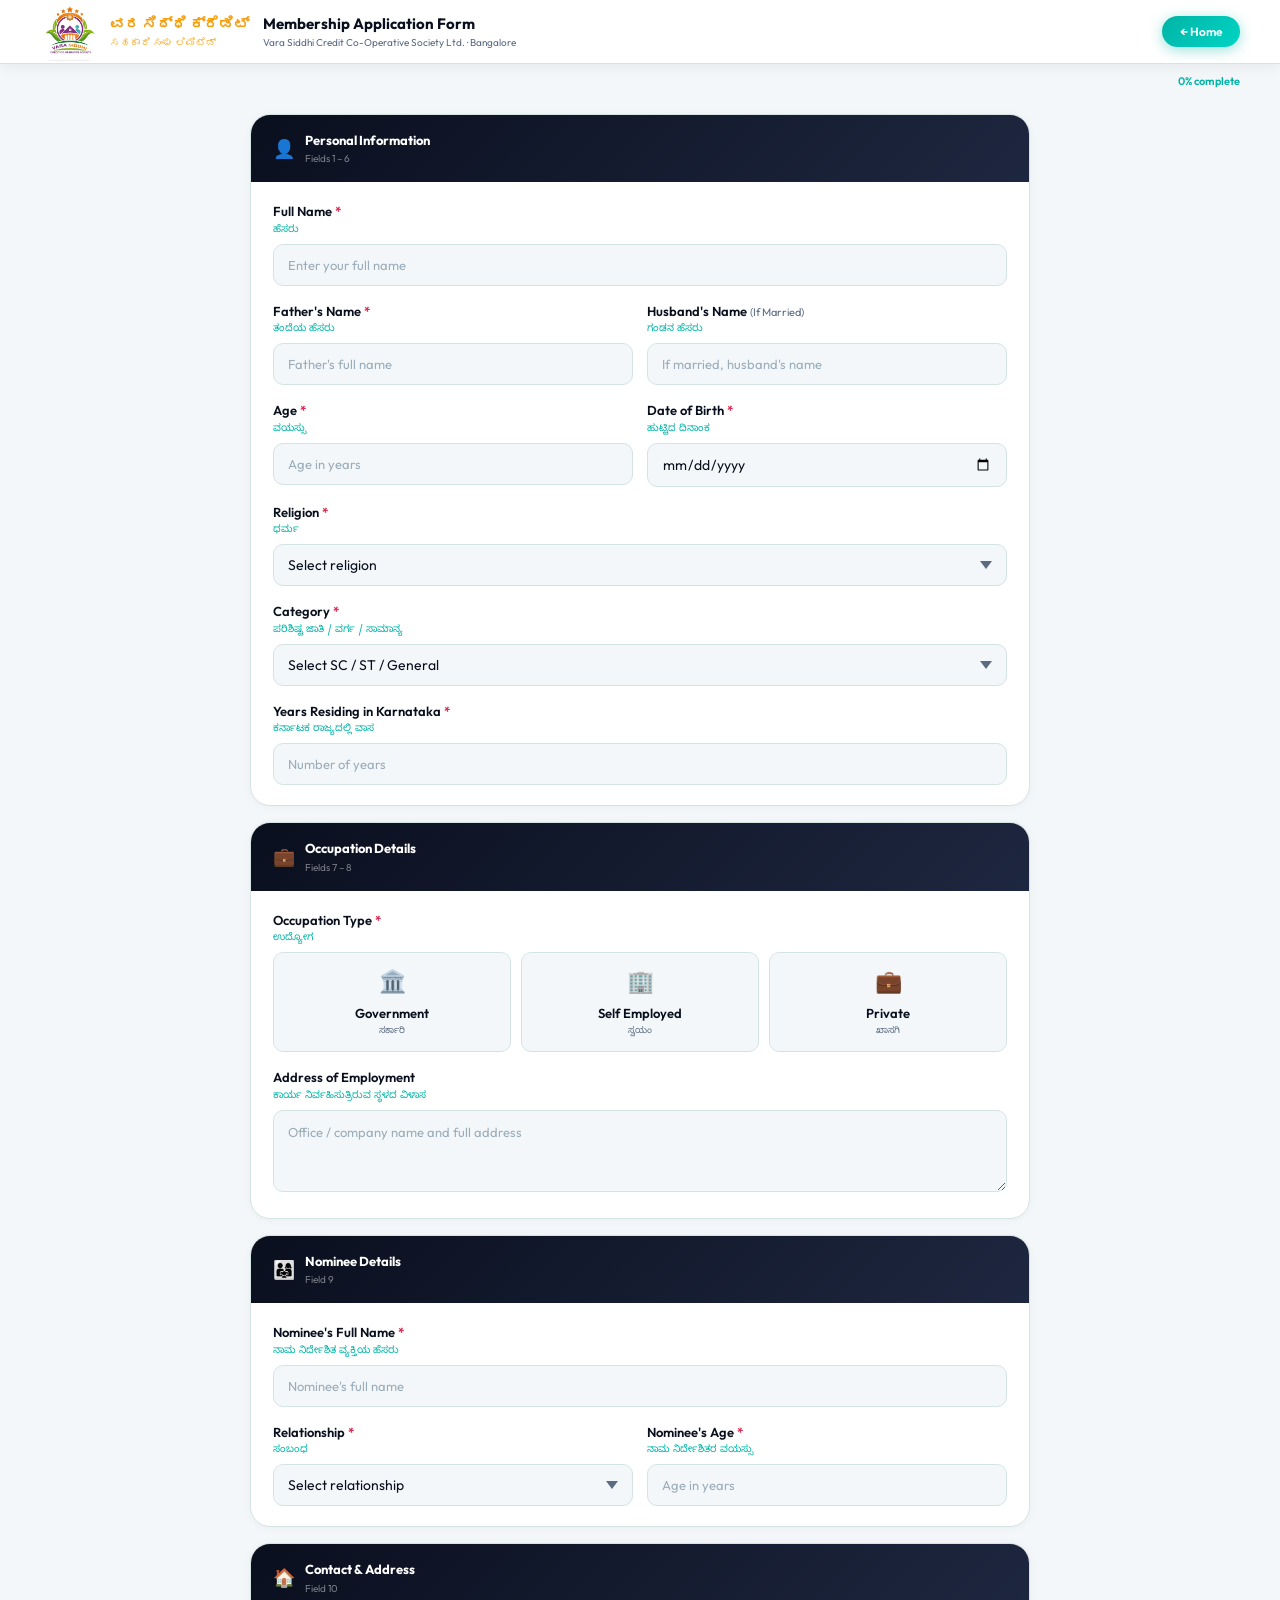
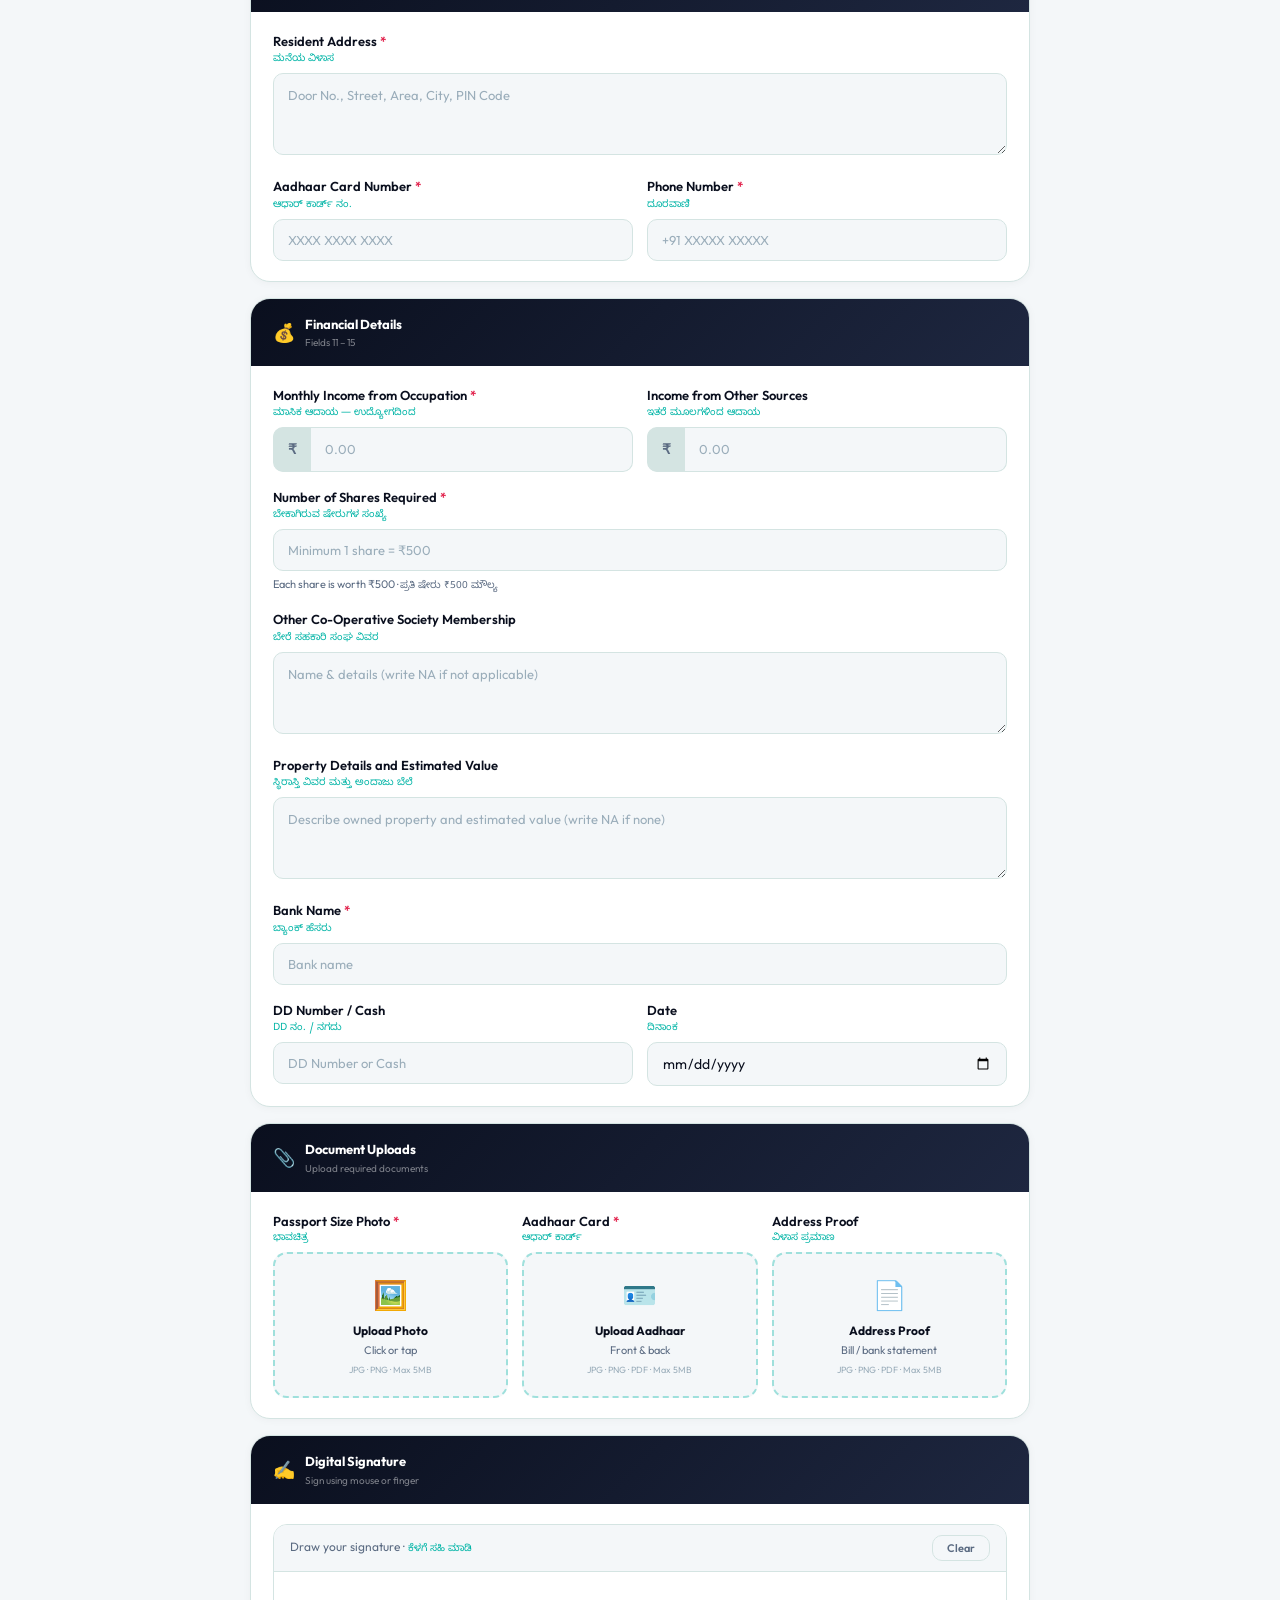
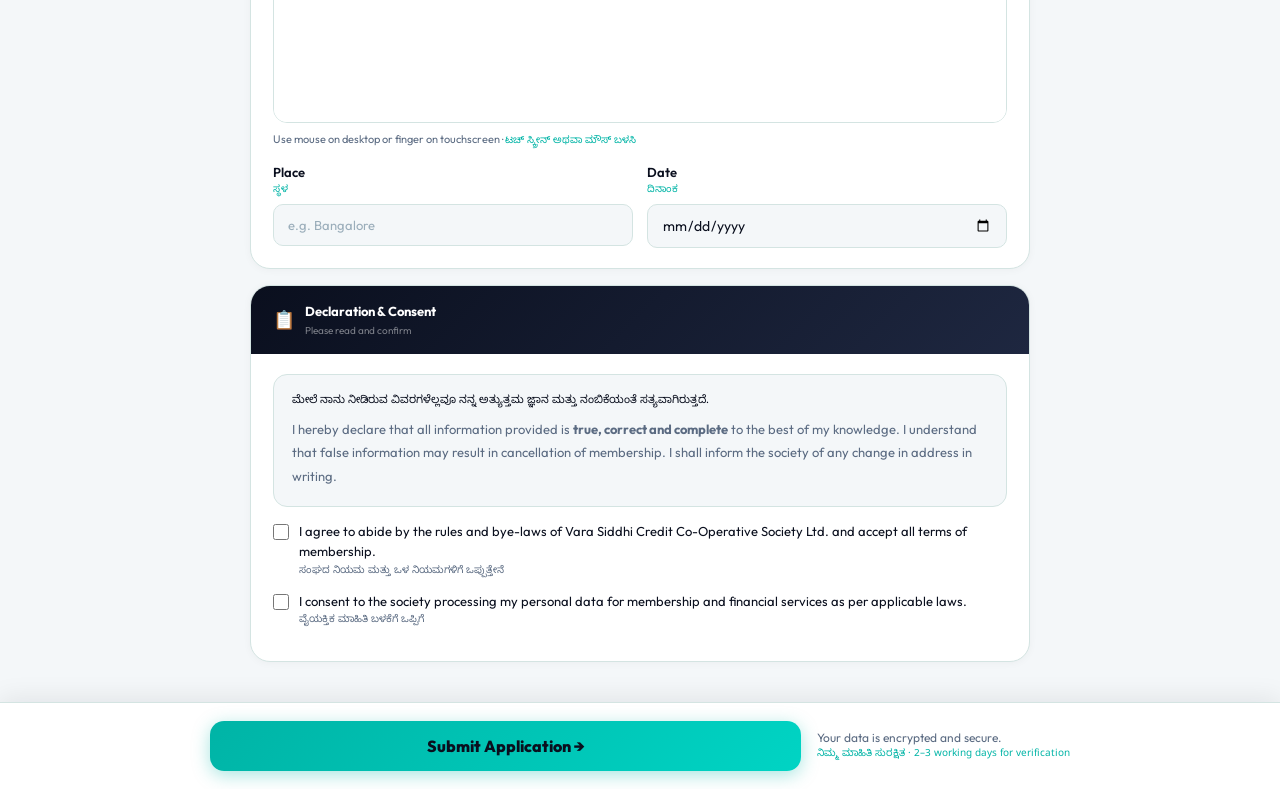
<file: vara/apply.html>
<!DOCTYPE html>
<html lang="en">
<head>
<meta charset="UTF-8">
<meta name="viewport" content="width=device-width, initial-scale=1.0">
<title>Apply for Membership — Vara Siddhi Credit Co-Operative Society Ltd.</title>
<link href="https://fonts.googleapis.com/css2?family=Noto+Sans+Kannada:wght@400;600;700&family=Outfit:wght@300;400;500;600;700;800;900&display=swap" rel="stylesheet">
<link href="https://fonts.googleapis.com/css2?family=Inter:wght@400;500;600&family=Manrope:wght@700;800&display=swap" rel="stylesheet">
<link rel="stylesheet" href="style.css">
<style>
  /* Apply page is always visible */
  #land{display:none!important;}
  #form-pg{display:block!important;}
  #success-pg{display:none;}
  #success-pg.show{display:flex!important;}
</style>
</head>
<body>

<!-- ====================================================
     FORM PAGE
==================================================== -->
<div id="form-pg">
<div class="form-nav">
  <div class="nav-brand" onclick="window.location.href='index.html'" style="cursor:pointer;">
    <div class="nav-logo"><img src="vara logo.PNG" alt="logo Image"></div>
    <div class="nav-title">
      <h1>ವರ ಸಿದ್ಧಿ ಕ್ರೆಡಿಟ್</h1>
      <p>ಸಹಕಾರಿ ಸಂಘ ಲಿಮಿಟೆಡ್</p>
    </div>
  </div>
  <div class="form-nav-txt">
    <h2>Membership Application Form</h2>
    <p>Vara Siddhi Credit Co-Operative Society Ltd. · Bangalore</p>
  </div>
  <button class="btn-nav" style="font-size:12px;padding:8px 18px;" onclick="window.location.href='index.html'">← Home</button>
</div>
<div class="prog-wrap"><div class="prog-bar" id="pbar"></div></div>
<div class="prog-label" id="progLabel">0% complete</div>

<div class="form-body">

  <!-- Personal -->
  <div class="form-section">
    <div class="form-section-header"><span class="sec-ico">👤</span><div><h3>Personal Information</h3><p>Fields 1 – 6</p></div></div>
    <div class="form-fields">
      <div class="field">
        <label>Full Name <span class="req">*</span><span class="kan">ಹೆಸರು</span></label>
        <input class="fi" type="text" placeholder="Enter your full name" oninput="upProg()">
      </div>
      <div class="field-row">
        <div class="field" style="margin-bottom:0;">
          <label>Father's Name <span class="req">*</span><span class="kan">ತಂದೆಯ ಹೆಸರು</span></label>
          <input class="fi" type="text" placeholder="Father's full name" oninput="upProg()">
        </div>
        <div class="field" style="margin-bottom:0;">
          <label>Husband's Name <span style="font-size:11px;font-weight:400;color:var(--muted);">(If Married)</span><span class="kan">ಗಂಡನ ಹೆಸರು</span></label>
          <input class="fi" type="text" placeholder="If married, husband's name" oninput="upProg()">
        </div>
      </div>
      <div class="field-row" style="margin-top:16px;">
        <div class="field" style="margin-bottom:0;">
          <label>Age <span class="req">*</span><span class="kan">ವಯಸ್ಸು</span></label>
          <input class="fi" type="number" placeholder="Age in years" min="18" max="80" oninput="upProg()">
        </div>
        <div class="field" style="margin-bottom:0;">
          <label>Date of Birth <span class="req">*</span><span class="kan">ಹುಟ್ಟಿದ ದಿನಾಂಕ</span></label>
          <input class="fi" type="date" oninput="upProg()">
        </div>
      </div>
      <div class="field" style="margin-top:16px;">
        <label>Religion <span class="req">*</span><span class="kan">ಧರ್ಮ</span></label>
        <select class="fi" onchange="upProg()"><option value="">Select religion</option><option>Hindu</option><option>Muslim</option><option>Christian</option><option>Jain</option><option>Buddhist</option><option>Sikh</option><option>Other</option></select>
      </div>
      <div class="field">
        <label>Category <span class="req">*</span><span class="kan">ಪರಿಶಿಷ್ಟ ಜಾತಿ / ವರ್ಗ / ಸಾಮಾನ್ಯ</span></label>
        <select class="fi" onchange="upProg()"><option value="">Select SC / ST / General</option><option>General</option><option>SC – Scheduled Caste</option><option>ST – Scheduled Tribe</option><option>OBC – Other Backward Class</option></select>
      </div>
      <div class="field">
        <label>Years Residing in Karnataka <span class="req">*</span><span class="kan">ಕರ್ನಾಟಕ ರಾಜ್ಯದಲ್ಲಿ ವಾಸ</span></label>
        <input class="fi" type="number" placeholder="Number of years" min="1" oninput="upProg()">
      </div>
    </div>
  </div>

  <!-- Occupation -->
  <div class="form-section">
    <div class="form-section-header"><span class="sec-ico">💼</span><div><h3>Occupation Details</h3><p>Fields 7 – 8</p></div></div>
    <div class="form-fields">
      <div class="field">
        <label>Occupation Type <span class="req">*</span><span class="kan">ಉದ್ಯೋಗ</span></label>
        <div class="occ-pills">
          <div class="pill" onclick="selOcc(this,'Government')"><span class="pill-ico">🏛️</span><span class="pill-en">Government</span><span class="pill-kan">ಸರ್ಕಾರಿ</span></div>
          <div class="pill" onclick="selOcc(this,'Self Employed')"><span class="pill-ico">🏢</span><span class="pill-en">Self Employed</span><span class="pill-kan">ಸ್ವಯಂ</span></div>
          <div class="pill" onclick="selOcc(this,'Private')"><span class="pill-ico">💼</span><span class="pill-en">Private</span><span class="pill-kan">ಖಾಸಗಿ</span></div>
        </div>
        <input type="hidden" id="occv">
      </div>
      <div class="field">
        <label>Address of Employment<span class="kan">ಕಾರ್ಯ ನಿರ್ವಹಿಸುತ್ರಿರುವ ಸ್ಥಳದ ವಿಳಾಸ</span></label>
        <textarea class="fi" placeholder="Office / company name and full address" oninput="upProg()"></textarea>
      </div>
    </div>
  </div>

  <!-- Nominee -->
  <div class="form-section">
    <div class="form-section-header"><span class="sec-ico">👨‍👩‍👧</span><div><h3>Nominee Details</h3><p>Field 9</p></div></div>
    <div class="form-fields">
      <div class="field">
        <label>Nominee's Full Name <span class="req">*</span><span class="kan">ನಾಮ ನಿರ್ದೇಶಿತ ವ್ಯಕ್ತಿಯ ಹೆಸರು</span></label>
        <input class="fi" type="text" placeholder="Nominee's full name" oninput="upProg()">
      </div>
      <div class="field-row">
        <div class="field" style="margin-bottom:0;">
          <label>Relationship <span class="req">*</span><span class="kan">ಸಂಬಂಧ</span></label>
          <select class="fi" onchange="upProg()"><option value="">Select relationship</option><option>Husband</option><option>Wife</option><option>Son</option><option>Daughter</option><option>Father</option><option>Mother</option><option>Brother</option><option>Sister</option></select>
        </div>
        <div class="field" style="margin-bottom:0;">
          <label>Nominee's Age <span class="req">*</span><span class="kan">ನಾಮ ನಿರ್ದೇಶಿತರ ವಯಸ್ಸು</span></label>
          <input class="fi" type="number" placeholder="Age in years" min="1" oninput="upProg()">
        </div>
      </div>
    </div>
  </div>

  <!-- Contact -->
  <div class="form-section">
    <div class="form-section-header"><span class="sec-ico">🏠</span><div><h3>Contact & Address</h3><p>Field 10</p></div></div>
    <div class="form-fields">
      <div class="field">
        <label>Resident Address <span class="req">*</span><span class="kan">ಮನೆಯ ವಿಳಾಸ</span></label>
        <textarea class="fi" placeholder="Door No., Street, Area, City, PIN Code" oninput="upProg()"></textarea>
      </div>
      <div class="field-row">
        <div class="field" style="margin-bottom:0;">
          <label>Aadhaar Card Number <span class="req">*</span><span class="kan">ಆಧಾರ್ ಕಾರ್ಡ್ ನಂ.</span></label>
          <input class="fi" type="text" placeholder="XXXX XXXX XXXX" maxlength="14" oninput="fmtA(this);upProg()">
        </div>
        <div class="field" style="margin-bottom:0;">
          <label>Phone Number <span class="req">*</span><span class="kan">ದೂರವಾಣಿ</span></label>
          <input class="fi" type="tel" placeholder="+91 XXXXX XXXXX" oninput="upProg()">
        </div>
      </div>
    </div>
  </div>

  <!-- Financial -->
  <div class="form-section">
    <div class="form-section-header"><span class="sec-ico">💰</span><div><h3>Financial Details</h3><p>Fields 11 – 15</p></div></div>
    <div class="form-fields">
      <div class="income-row">
        <div class="income-item">
          <label>Monthly Income from Occupation <span class="req">*</span><span class="kan">ಮಾಸಿಕ ಆದಾಯ — ಉದ್ಯೋಗದಿಂದ</span></label>
          <div class="fi-prefix-wrap"><span class="fi-prefix">₹</span><input class="fi fi-with-prefix" type="number" placeholder="0.00" oninput="upProg()"></div>
        </div>
        <div class="income-item">
          <label>Income from Other Sources<span class="kan">ಇತರೆ ಮೂಲಗಳಿಂದ ಆದಾಯ</span></label>
          <div class="fi-prefix-wrap"><span class="fi-prefix">₹</span><input class="fi fi-with-prefix" type="number" placeholder="0.00" oninput="upProg()"></div>
        </div>
      </div>
      <div class="field" style="margin-top:16px;">
        <label>Number of Shares Required <span class="req">*</span><span class="kan">ಬೇಕಾಗಿರುವ ಷೇರುಗಳ ಸಂಖ್ಯೆ</span></label>
        <input class="fi" type="number" placeholder="Minimum 1 share = ₹500" min="1" oninput="upProg()">
        <span class="hint">Each share is worth ₹500 · <span class="kan">ಪ್ರತಿ ಷೇರು ₹500 ಮೌಲ್ಯ</span></span>
      </div>
      <div class="field">
        <label>Other Co-Operative Society Membership<span class="kan">ಬೇರೆ ಸಹಕಾರಿ ಸಂಘ ವಿವರ</span></label>
        <textarea class="fi" placeholder="Name & details (write NA if not applicable)" oninput="upProg()"></textarea>
      </div>
      <div class="field">
        <label>Property Details and Estimated Value<span class="kan">ಸ್ಥಿರಾಸ್ತಿ ವಿವರ ಮತ್ತು ಅಂದಾಜು ಬೆಲೆ</span></label>
        <textarea class="fi" placeholder="Describe owned property and estimated value (write NA if none)" oninput="upProg()"></textarea>
      </div>
      <div class="field">
        <label>Bank Name <span class="req">*</span><span class="kan">ಬ್ಯಾಂಕ್ ಹೆಸರು</span></label>
        <input class="fi" type="text" placeholder="Bank name" oninput="upProg()">
      </div>
      <div class="field-row">
        <div class="field" style="margin-bottom:0;">
          <label>DD Number / Cash<span class="kan">DD ನಂ. / ನಗದು</span></label>
          <input class="fi" type="text" placeholder="DD Number or Cash" oninput="upProg()">
        </div>
        <div class="field" style="margin-bottom:0;">
          <label>Date<span class="kan">ದಿನಾಂಕ</span></label>
          <input class="fi" type="date" oninput="upProg()">
        </div>
      </div>
    </div>
  </div>

  <!-- Uploads -->
  <div class="form-section">
    <div class="form-section-header"><span class="sec-ico">📎</span><div><h3>Document Uploads</h3><p>Upload required documents</p></div></div>
    <div class="form-fields">
      <div class="upload-grid">
        <div class="upload-item">
          <label>Passport Size Photo <span class="req">*</span><span class="kan">ಭಾವಚಿತ್ರ</span></label>
          <div class="drop-zone" id="dz1"><input type="file" accept="image/*" onchange="upFile(this,'dz1','fc1','fn1','fs1')"><div class="dz-ico">🖼️</div><div class="dz-text"><strong>Upload Photo</strong>Click or tap</div><div class="dz-fmt">JPG · PNG · Max 5MB</div></div>
          <div class="file-chip" id="fc1"><span style="font-size:18px;flex-shrink:0;">🖼️</span><div style="flex:1;min-width:0;"><div class="fname" id="fn1"></div><div class="fsize" id="fs1"></div></div><button class="frm" onclick="rmFile('dz1','fc1')">×</button></div>
        </div>
        <div class="upload-item">
          <label>Aadhaar Card <span class="req">*</span><span class="kan">ಆಧಾರ್ ಕಾರ್ಡ್</span></label>
          <div class="drop-zone" id="dz2"><input type="file" accept="image/*,.pdf" onchange="upFile(this,'dz2','fc2','fn2','fs2')"><div class="dz-ico">🪪</div><div class="dz-text"><strong>Upload Aadhaar</strong>Front & back</div><div class="dz-fmt">JPG · PNG · PDF · Max 5MB</div></div>
          <div class="file-chip" id="fc2"><span style="font-size:18px;flex-shrink:0;">🪪</span><div style="flex:1;min-width:0;"><div class="fname" id="fn2"></div><div class="fsize" id="fs2"></div></div><button class="frm" onclick="rmFile('dz2','fc2')">×</button></div>
        </div>
        <div class="upload-item">
          <label>Address Proof<span class="kan">ವಿಳಾಸ ಪ್ರಮಾಣ</span></label>
          <div class="drop-zone" id="dz3"><input type="file" accept="image/*,.pdf" onchange="upFile(this,'dz3','fc3','fn3','fs3')"><div class="dz-ico">📄</div><div class="dz-text"><strong>Address Proof</strong>Bill / bank statement</div><div class="dz-fmt">JPG · PNG · PDF · Max 5MB</div></div>
          <div class="file-chip" id="fc3"><span style="font-size:18px;flex-shrink:0;">📄</span><div style="flex:1;min-width:0;"><div class="fname" id="fn3"></div><div class="fsize" id="fs3"></div></div><button class="frm" onclick="rmFile('dz3','fc3')">×</button></div>
        </div>
      </div>
    </div>
  </div>

  <!-- Signature -->
  <div class="form-section">
    <div class="form-section-header"><span class="sec-ico">✍️</span><div><h3>Digital Signature</h3><p>Sign using mouse or finger</p></div></div>
    <div class="form-fields">
      <div class="sig-wrap">
        <div class="sig-toolbar"><span class="sig-hint">Draw your signature · <span class="kan">ಕೆಳಗೆ ಸಹಿ ಮಾಡಿ</span></span><button class="clr-btn" onclick="clrSig()">Clear</button></div>
        <canvas id="sigC"></canvas>
      </div>
      <p class="sig-foot">Use mouse on desktop or finger on touchscreen · <span class="kan">ಟಚ್ ಸ್ಕ್ರೀನ್ ಅಥವಾ ಮೌಸ್ ಬಳಸಿ</span></p>
      <div class="field-row" style="margin-top:14px;">
        <div class="field" style="margin-bottom:0;"><label>Place<span class="kan">ಸ್ಥಳ</span></label><input class="fi" type="text" placeholder="e.g. Bangalore" oninput="upProg()"></div>
        <div class="field" style="margin-bottom:0;"><label>Date<span class="kan">ದಿನಾಂಕ</span></label><input class="fi" type="date" oninput="upProg()"></div>
      </div>
    </div>
  </div>

  <!-- Declaration -->
  <div class="form-section">
    <div class="form-section-header"><span class="sec-ico">📋</span><div><h3>Declaration & Consent</h3><p>Please read and confirm</p></div></div>
    <div class="form-fields">
      <div class="decl-box">
        <span class="dk">ಮೇಲೆ ನಾನು ನೀಡಿರುವ ವಿವರಗಳೆಲ್ಲವೂ ನನ್ನ ಅತ್ಯುತ್ತಮ ಜ್ಞಾನ ಮತ್ತು ನಂಬಿಕೆಯಂತೆ ಸತ್ಯವಾಗಿರುತ್ತದೆ.</span>
        I hereby declare that all information provided is <strong>true, correct and complete</strong> to the best of my knowledge. I understand that false information may result in cancellation of membership. I shall inform the society of any change in address in writing.
      </div>
      <div class="chk-row"><input type="checkbox" id="c1"><label for="c1">I agree to abide by the rules and bye-laws of Vara Siddhi Credit Co-Operative Society Ltd. and accept all terms of membership.<span class="kan">ಸಂಘದ ನಿಯಮ ಮತ್ತು ಒಳ ನಿಯಮಗಳಿಗೆ ಒಪ್ಪುತ್ತೇನೆ</span></label></div>
      <div class="chk-row"><input type="checkbox" id="c2"><label for="c2">I consent to the society processing my personal data for membership and financial services as per applicable laws.<span class="kan">ವೈಯಕ್ತಿಕ ಮಾಹಿತಿ ಬಳಕೆಗೆ ಒಪ್ಪಿಗೆ</span></label></div>
    </div>
  </div>

</div><!-- /form-body -->

<div class="sbmt-bar">
  <div class="sbmt-inner">
    <button class="btn-sub" onclick="submitF()">Submit Application →</button>
    <div class="sbmt-note">Your data is encrypted and secure. <span class="kan">ನಿಮ್ಮ ಮಾಹಿತಿ ಸುರಕ್ಷಿತ · 2–3 working days for verification</span></div>
  </div>
</div>
</div>

<!-- ====================================================
     SUCCESS PAGE
==================================================== -->
<div id="success-pg">
  <div class="ok-ring">✓</div>
  <h2 class="ok-title">Application Submitted!</h2>
  <p style="font-family:'Noto Sans Kannada',sans-serif;font-size:15px;color:var(--teal);margin-bottom:12px;">ಅರ್ಜಿ ಸ್ವೀಕರಿಸಲಾಗಿದೆ!</p>
  <p class="ok-sub">Your membership application has been successfully received. Our team will verify your documents and contact you within 2–3 working days.</p>
  <div class="ref-card">
    <p>Reference Number</p>
    <div class="rnum" id="refNum">VS-2026-0000</div>
  </div>
  <p style="font-size:12px;color:var(--muted);margin-bottom:28px;">Save this reference number for all future correspondence with the society.</p>
  <button class="btn-ok" onclick="window.location.href='index.html'">← Back to Home</button>
</div>

<!-- ====================================================
     JAVASCRIPT
==================================================== -->
<script>
// Progress bar — scoped to this page (no #form-pg prefix needed)
function upProg(){
  const fs=document.querySelectorAll('.fi');
  let f=0;
  fs.forEach(x=>{if(x.value&&x.value.trim()!='')f++;});
  const occ=document.getElementById('occv').value?1:0;
  const pct=Math.min(Math.round(((f+occ)/Math.max(fs.length+1,1))*100),100);
  document.getElementById('pbar').style.width=pct+'%';
  document.getElementById('progLabel').textContent=pct+'% complete';
}
document.addEventListener('input',()=>upProg());

function selOcc(el,v){
  document.querySelectorAll('.pill').forEach(p=>p.classList.remove('sel'));
  el.classList.add('sel');
  document.getElementById('occv').value=v;
  upProg();
}

function fmtA(el){
  let v=el.value.replace(/\D/g,'').substring(0,12);
  el.value=v.replace(/(.{4})/g,' ').trim();
}

function upFile(inp,dz,fc,fn,fs){
  const f=inp.files[0];
  if(!f)return;
  document.getElementById(dz).classList.add('done');
  document.getElementById(fn).textContent=f.name;
  const k=f.size/1024;
  document.getElementById(fs).textContent=k>1024?(k/1024).toFixed(1)+' MB':Math.round(k)+' KB';
  document.getElementById(fc).classList.add('show');
}

function rmFile(dz,fc){
  document.getElementById(dz).classList.remove('done');
  document.getElementById(fc).classList.remove('show');
}

// Signature pad
let sc,sd=false,slx,sly;
function initSig(){
  const c=document.getElementById('sigC');
  if(c._r)return;
  c._r=true;
  const dpr=window.devicePixelRatio||1;
  c.width=(c.offsetWidth||600)*dpr;
  c.height=150*dpr;
  c.style.height='150px';
  sc=c.getContext('2d');
  sc.scale(dpr,dpr);
  sc.strokeStyle='#0A0F1E';
  sc.lineWidth=2;
  sc.lineCap='round';
  sc.lineJoin='round';
  function gp(e){
    const r=c.getBoundingClientRect();
    const s=e.touches?e.touches[0]:e;
    return{x:s.clientX-r.left,y:s.clientY-r.top};
  }
  c.addEventListener('mousedown',e=>{sd=true;const p=gp(e);slx=p.x;sly=p.y;});
  c.addEventListener('mousemove',e=>{if(!sd)return;const p=gp(e);sc.beginPath();sc.moveTo(slx,sly);sc.lineTo(p.x,p.y);sc.stroke();slx=p.x;sly=p.y;});
  c.addEventListener('mouseup',()=>sd=false);
  c.addEventListener('mouseleave',()=>sd=false);
  c.addEventListener('touchstart',e=>{e.preventDefault();sd=true;const p=gp(e);slx=p.x;sly=p.y;},{passive:false});
  c.addEventListener('touchmove',e=>{e.preventDefault();if(!sd)return;const p=gp(e);sc.beginPath();sc.moveTo(slx,sly);sc.lineTo(p.x,p.y);sc.stroke();slx=p.x;sly=p.y;},{passive:false});
  c.addEventListener('touchend',()=>sd=false);
}

function clrSig(){
  if(sc){const c=document.getElementById('sigC');sc.clearRect(0,0,c.width,c.height);}
}

function submitF(){
  if(!document.getElementById('c1').checked||!document.getElementById('c2').checked){
    alert('Please check both declaration boxes before submitting.');
    return;
  }
  const ref='VS-'+new Date().getFullYear()+'-'+String(Math.floor(Math.random()*9000)+1000);
  document.getElementById('refNum').textContent=ref;
  document.getElementById('form-pg').style.display='none';
  const s=document.getElementById('success-pg');
  s.classList.add('show');
  window.scrollTo(0,0);
}

// Init signature on load
window.addEventListener('load',()=>{ initSig(); upProg(); });
</script>
</body>
</html>
</file>
<file: vara/style.css>
*{margin:0;padding:0;box-sizing:border-box;}
:root{
  --ink:#0A0F1E;--ink2:#141929;--ink3:#1E2740;
  --teal:#00B4A6;--teal2:#00D4C4;--teal3:#B2F0EC;
  --amber:#F59E0B;--amber2:#FCD34D;
  --rose:#F43F5E;
  --white:#FFFFFF;--off:#F4F7F9;--light:#E8F5F4;
  --text:#0A0F1E;--muted:#5B6B82;--border:#D4E4E2;
  --green:#059669;--red:#E11D48;
  --r6:6px;--r10:10px;--r14:14px;--r20:20px;--r99:99px;
  --shadow:0 4px 24px rgba(10,15,30,0.08);
  --shadow-lg:0 8px 40px rgba(10,15,30,0.14);
}
html{scroll-behavior:smooth;overflow-x:hidden;}
body{font-family:'Outfit',sans-serif;background:var(--off);color:var(--text);overflow-x:hidden;line-height:1.5;max-width:100vw;}
#land{display:block;}#form-pg{display:none;}#success-pg{display:none;}

/* ── NAVBAR ── */
nav{
  background:rgba(255,255,255,0.97);backdrop-filter:blur(12px);
  border-bottom:1px solid rgba(0,180,166,0.12);
  padding:0 40px;display:flex;align-items:center;justify-content:space-between;
  height:68px;position:sticky;top:0;z-index:500;
  box-shadow:0 1px 20px rgba(10,15,30,0.06);
}
.nav-brand{display:flex;align-items:center;gap:12px;text-decoration:none;cursor:pointer;}
.nav-logo{width:58px;height:58px;border-radius:12px;overflow:hidden;flex-shrink:0;background:var(--white);}
.nav-logo img{width:100%;height:100%;object-fit:cover;}
.nav-title h1{font-size:15px;font-weight:700;color:#F59E0B;letter-spacing:-0.2px;}
.nav-title p{font-size:10px;color:#F59E0B;letter-spacing:0.2px;font-weight:400;}
.nav-links{display:flex;align-items:center;gap:2px;}
.nav-link{font-size:13px;font-weight:500;color:var(--muted);padding:8px 14px;border-radius:var(--r10);cursor:pointer;transition:all 0.2s;text-decoration:none;border:none;background:none;font-family:'Outfit',sans-serif;}
.nav-link:hover{color:var(--ink);background:var(--light);}
.btn-nav{background:linear-gradient(135deg,var(--teal),var(--teal2));color:var(--white);font-size:13px;font-weight:600;padding:10px 22px;border-radius:var(--r99);border:none;cursor:pointer;font-family:'Outfit',sans-serif;box-shadow:0 3px 14px rgba(0,180,166,0.4);transition:all 0.2s;}
.btn-nav:hover{transform:translateY(-1px);box-shadow:0 5px 20px rgba(0,180,166,0.5);}
.hamburger{display:none;flex-direction:column;gap:5px;cursor:pointer;padding:6px;background:none;border:none;}
.hamburger span{width:22px;height:2px;background:var(--ink);border-radius:2px;display:block;}
.mobile-menu{display:none;position:fixed;top:68px;left:0;right:0;background:var(--white);border-bottom:1px solid var(--border);padding:16px 20px;z-index:499;box-shadow:var(--shadow-lg);flex-direction:column;gap:4px;}
.mobile-menu.open{display:flex;}
.mobile-menu .nav-link{font-size:15px;padding:12px 14px;}
.mobile-menu .btn-nav{margin-top:8px;padding:13px;font-size:14px;text-align:center;border-radius:var(--r14);}

/* ── TICKER ── */
.ticker-bar{background:linear-gradient(90deg,var(--teal),#006B62);padding:8px 0;overflow:hidden;}
.ticker-in{display:flex;animation:mrq 30s linear infinite;white-space:nowrap;}
.ticker-in span{font-size:12px;color:rgba(255,255,255,0.9);padding:0 32px;border-right:1px solid rgba(255,255,255,0.2);font-weight:500;}
@keyframes mrq{0%{transform:translateX(0);}100%{transform:translateX(-50%);}}

/* ── HERO ── */
.hero{background:linear-gradient(140deg,var(--ink) 0%,var(--ink3) 55%,#1A3346 100%);padding:80px 40px 0;position:relative;overflow:hidden;}
.hero-decor1{position:absolute;top:-120px;right:-120px;width:500px;height:500px;border-radius:50%;background:radial-gradient(circle,rgba(0,180,166,0.12) 0%,transparent 70%);pointer-events:none;}
.hero-decor2{position:absolute;bottom:-80px;left:-80px;width:360px;height:360px;border-radius:50%;background:radial-gradient(circle,rgba(245,158,11,0.08) 0%,transparent 70%);pointer-events:none;}
.hero-inner{max-width:1100px;margin:0 auto;text-align:center;position:relative;z-index:1;}
.hero-eyebrow{display:inline-flex;align-items:center;gap:8px;background:rgba(0,212,196,0.12);border:1px solid rgba(0,212,196,0.25);color:var(--teal2);font-size:11px;font-weight:600;padding:6px 18px;border-radius:var(--r99);margin-bottom:22px;letter-spacing:0.8px;text-transform:uppercase;}
.hero-eyebrow .dot{width:6px;height:6px;border-radius:50%;background:var(--teal2);flex-shrink:0;}
.hero h2{font-size:52px;font-weight:900;color:var(--white);line-height:1.1;margin-bottom:18px;letter-spacing:-1px;font-family:'Manrope',sans-serif;}
.hero h2 em{color:transparent;font-style:normal;background:linear-gradient(90deg,var(--teal2),var(--amber2));-webkit-background-clip:text;background-clip:text;}
.hero p{font-size:17px;color:rgba(255,255,255,0.62);line-height:1.7;margin-bottom:36px;max-width:580px;margin-left:auto;margin-right:auto;font-weight:400;}
.hero-cta{display:flex;gap:14px;justify-content:center;flex-wrap:wrap;margin-bottom:56px;}
.btn-hero-primary{background:linear-gradient(135deg,var(--teal),var(--teal2));color:var(--ink);font-size:15px;font-weight:700;padding:15px 38px;border-radius:var(--r99);border:none;cursor:pointer;font-family:'Outfit',sans-serif;box-shadow:0 6px 24px rgba(0,180,166,0.45);transition:all 0.25s;}
.btn-hero-primary:hover{transform:translateY(-2px);box-shadow:0 10px 32px rgba(0,180,166,0.55);}
.hero-stats{display:grid;grid-template-columns:repeat(3,1fr);background:rgba(255,255,255,0.05);border-radius:20px 20px 0 0;padding:24px 10px;border:1px solid rgba(255,255,255,0.08);border-bottom:none;max-width:700px;margin:0 auto;}
.hst{text-align:center;padding:6px;border-right:1px solid rgba(255,255,255,0.07);}
.hst:last-child{border:none;}
.hst-n{font-size:28px;font-weight:800;color:var(--teal2);letter-spacing:-0.5px;}
.hst-l{font-size:11px;color:rgba(255,255,255,0.42);text-transform:uppercase;letter-spacing:0.5px;margin-top:4px;}

/* ── SECTIONS ── */
.sec{padding:80px 40px;}
.container{max-width:1100px;margin:0 auto;}
.sec-center{text-align:center;margin-bottom:48px;}
.chip{display:inline-block;background:var(--light);color:var(--teal);font-size:10px;font-weight:700;padding:5px 16px;border-radius:var(--r99);margin-bottom:12px;letter-spacing:0.8px;text-transform:uppercase;border:1px solid rgba(0,180,166,0.2);}
.sec-ttl{font-size:36px;font-weight:800;color:var(--ink);line-height:1.15;margin-bottom:10px;letter-spacing:-0.5px;}
.sec-ttl em{color:var(--teal);font-style:normal;}
.sec-sub{font-size:15px;color:var(--muted);line-height:1.65;max-width:480px;margin:0 auto;font-weight:400;}

/* ── ABOUT ── */
.about-grid{display:grid;grid-template-columns:1fr 1fr;gap:48px;align-items:center;}
.about-visual{border-radius:24px;background:linear-gradient(135deg,var(--ink),var(--ink3),#1A4A46);height:360px;display:flex;align-items:center;justify-content:center;position:relative;overflow:hidden;}
.about-visual::before{content:'';position:absolute;inset:0;background:radial-gradient(circle at 30% 40%,rgba(0,180,166,0.15),transparent 60%),radial-gradient(circle at 70% 70%,rgba(245,158,11,0.08),transparent 50%);}
.about-visual .emoji{font-size:90px;filter:drop-shadow(0 8px 20px rgba(0,0,0,0.4));position:relative;z-index:1;}
.about-visual .badge{position:absolute;bottom:20px;left:20px;background:var(--teal);color:var(--ink);font-size:11px;font-weight:700;padding:6px 14px;border-radius:var(--r99);z-index:2;}
.about-txt .label{font-size:11px;font-weight:700;color:var(--teal);text-transform:uppercase;letter-spacing:0.8px;margin-bottom:10px;display:block;}
.about-txt h3{font-size:26px;font-weight:800;color:var(--ink);margin-bottom:12px;line-height:1.2;letter-spacing:-0.3px;}
.about-txt p{font-size:14px;color:var(--muted);line-height:1.75;margin-bottom:14px;}
.trust-badges{display:flex;flex-wrap:wrap;gap:8px;margin-top:16px;}
.trust-badge{display:flex;align-items:center;gap:6px;background:var(--white);border:1px solid var(--border);color:var(--ink);font-size:12px;font-weight:500;padding:7px 14px;border-radius:var(--r10);box-shadow:0 1px 6px rgba(10,15,30,0.05);}
.trust-badge .tick{color:var(--green);font-size:13px;}

/* ── SERVICES ── */
.srv-bg{background:linear-gradient(135deg,#F0FFF9 0%,#FFF8E6 50%,#F5F0FF 100%);}
.srv-grid{display:grid;grid-template-columns:repeat(4,1fr);gap:20px;}
.srv-card{border-radius:var(--r20);padding:24px;border:2px solid transparent;transition:all 0.3s;cursor:default;position:relative;overflow:hidden;}
.srv-card::before{content:'';position:absolute;top:0;left:0;right:0;height:5px;transition:height 0.3s;}
.srv-card:hover{transform:translateY(-6px);box-shadow:0 16px 48px rgba(10,15,30,0.15);}
.srv-card:hover::before{height:7px;}
.srv-ico{width:56px;height:56px;border-radius:16px;display:flex;align-items:center;justify-content:center;font-size:26px;margin-bottom:16px;}

/* Card 1 – Credits – Amber/Gold */
.srv-card.c1{background:linear-gradient(145deg,#FFFBEB,#FEF3C7);border-color:#F59E0B;}
.srv-card.c1::before{background:linear-gradient(90deg,#F59E0B,#FCD34D);}
.srv-card.c1 h4{color:#92400E;}
.srv-card.c1 p{color:#78350F;}
.ic1{background:linear-gradient(135deg,#F59E0B,#FCD34D);}

/* Card 2 – Housing – Teal/Green */
.srv-card.c2{background:linear-gradient(145deg,#ECFDF5,#D1FAE5);border-color:#10B981;}
.srv-card.c2::before{background:linear-gradient(90deg,#059669,#34D399);}
.srv-card.c2 h4{color:#065F46;}
.srv-card.c2 p{color:#064E3B;}
.ic2{background:linear-gradient(135deg,#10B981,#34D399);}

/* Card 3 – Chits – Rose/Pink */
.srv-card.c3{background:linear-gradient(145deg,#FFF1F2,#FFE4E6);border-color:#F43F5E;}
.srv-card.c3::before{background:linear-gradient(90deg,#E11D48,#FB7185);}
.srv-card.c3 h4{color:#9F1239;}
.srv-card.c3 p{color:#881337;}
.ic3{background:linear-gradient(135deg,#F43F5E,#FB7185);}

/* Card 4 – Fixed Deposits – Blue/Indigo */
.srv-card.c4{background:linear-gradient(145deg,#EEF2FF,#E0E7FF);border-color:#6366F1;}
.srv-card.c4::before{background:linear-gradient(90deg,#4F46E5,#818CF8);}
.srv-card.c4 h4{color:#3730A3;}
.srv-card.c4 p{color:#312E81;}
.ic4{background:linear-gradient(135deg,#6366F1,#818CF8);}

/* ── LOAN CALCULATOR ── */
.calc-sec{background:var(--white);padding:56px 40px;}
.calc-card{background:linear-gradient(135deg,var(--ink),var(--ink3));border-radius:24px;padding:36px 40px;max-width:1100px;margin:0 auto;color:var(--white);}
.calc-inner{display:grid;grid-template-columns:1fr 1fr;gap:40px;align-items:center;}
.calc-left h3{font-size:28px;font-weight:800;margin-bottom:8px;letter-spacing:-0.3px;}
.calc-left p{font-size:14px;color:rgba(255,255,255,0.55);line-height:1.6;margin-bottom:24px;}
.calc-field{margin-bottom:18px;}
.calc-field label{font-size:12px;font-weight:600;color:rgba(255,255,255,0.65);display:block;margin-bottom:6px;text-transform:uppercase;letter-spacing:0.4px;}
.calc-slider-wrap{display:flex;align-items:center;gap:12px;}
.calc-slider{-webkit-appearance:none;appearance:none;width:100%;height:5px;border-radius:3px;background:rgba(255,255,255,0.2);outline:none;cursor:pointer;}
.calc-slider::-webkit-slider-thumb{-webkit-appearance:none;width:18px;height:18px;border-radius:50%;background:var(--teal2);cursor:pointer;box-shadow:0 2px 6px rgba(0,0,0,0.3);}
.calc-val{font-size:14px;font-weight:700;color:var(--teal2);min-width:80px;text-align:right;white-space:nowrap;}
.calc-right{background:rgba(255,255,255,0.06);border-radius:16px;padding:28px;border:1px solid rgba(255,255,255,0.1);}
.calc-result-title{font-size:12px;font-weight:600;color:rgba(255,255,255,0.5);text-transform:uppercase;letter-spacing:0.5px;margin-bottom:20px;}
.calc-row{display:flex;justify-content:space-between;align-items:center;padding:10px 0;border-bottom:1px solid rgba(255,255,255,0.07);}
.calc-row:last-child{border:none;margin-top:8px;}
.calc-row .lbl{font-size:13px;color:rgba(255,255,255,0.55);}
.calc-row .val{font-size:15px;font-weight:700;color:var(--white);}
.calc-row.total .val{font-size:22px;color:var(--teal2);}
.calc-apply-btn{width:100%;background:linear-gradient(135deg,var(--teal),var(--teal2));color:var(--ink);font-size:14px;font-weight:700;padding:13px;border-radius:var(--r10);border:none;cursor:pointer;font-family:'Outfit',sans-serif;margin-top:16px;transition:all 0.2s;}
.calc-apply-btn:hover{transform:translateY(-1px);}

/* ── STATS BAND ── */
.stats-band{background:linear-gradient(135deg,var(--ink) 0%,var(--ink3) 50%,#1A3A30 100%);padding:64px 40px;}
.stats-grid{display:grid;grid-template-columns:repeat(4,1fr);gap:20px;max-width:1100px;margin:0 auto;}
.stat-box{background:rgba(255,255,255,0.06);border:1px solid rgba(0,212,196,0.15);border-radius:var(--r20);padding:28px 20px;text-align:center;transition:all 0.25s;}
.stat-box:hover{background:rgba(255,255,255,0.1);transform:translateY(-3px);}
.stat-box .ico{font-size:30px;margin-bottom:10px;}
.stat-box .num{font-size:22px;font-weight:800;color:var(--teal2);letter-spacing:-0.5px;line-height:1.2;}
.stat-box .lbl{font-size:12px;color:rgba(255,255,255,0.5);margin-top:6px;font-weight:500;line-height:1.4;}

/* ── HOW IT WORKS ── */
.how-grid{display:grid;grid-template-columns:repeat(4,1fr);gap:24px;position:relative;}
.how-connector{position:absolute;top:32px;left:12%;right:12%;height:2px;background:linear-gradient(90deg,var(--teal),var(--teal2));z-index:0;opacity:0.25;}
.how-item{position:relative;z-index:1;text-align:center;padding:0 8px;}
.how-n{width:56px;height:56px;border-radius:50%;background:linear-gradient(135deg,var(--teal),var(--teal2));color:var(--ink);font-weight:800;font-size:18px;display:flex;align-items:center;justify-content:center;margin:0 auto 18px;box-shadow:0 4px 18px rgba(0,180,166,0.4);}
.how-item h4{font-size:15px;font-weight:700;color:var(--ink);margin-bottom:6px;}
.how-item p{font-size:13px;color:var(--muted);line-height:1.6;}

/* ── TESTIMONIALS ── */
.testi-bg{background:var(--white);}
.testi-grid{display:grid;grid-template-columns:repeat(3,1fr);gap:20px;}
.testi-card{background:var(--off);border-radius:var(--r20);padding:24px;border:1px solid var(--border);transition:all 0.25s;}
.testi-card:hover{transform:translateY(-3px);box-shadow:var(--shadow);}
.stars{color:var(--amber);font-size:15px;letter-spacing:3px;margin-bottom:12px;}
.testi-card blockquote{font-size:13px;color:var(--muted);line-height:1.75;margin-bottom:16px;font-style:italic;}
.testi-auth{display:flex;align-items:center;gap:12px;}
.testi-ava{width:42px;height:42px;border-radius:50%;display:flex;align-items:center;justify-content:center;font-weight:700;font-size:14px;flex-shrink:0;}
.testi-info h5{font-size:13px;font-weight:700;color:var(--ink);}
.testi-info p{font-size:11px;color:var(--muted);margin:0;}

/* ── FAQ ── */
.faq-sec{background:var(--off);}
.faq-list{max-width:760px;margin:0 auto;display:flex;flex-direction:column;gap:10px;}
.faq-item{background:var(--white);border-radius:var(--r14);border:1px solid var(--border);overflow:hidden;transition:all 0.2s;}
.faq-item.open{box-shadow:var(--shadow);}
.faq-q{padding:18px 22px;display:flex;justify-content:space-between;align-items:center;cursor:pointer;gap:12px;}
.faq-q h4{font-size:14px;font-weight:600;color:var(--ink);flex:1;}
.faq-icon{width:28px;height:28px;border-radius:50%;background:var(--light);display:flex;align-items:center;justify-content:center;font-size:14px;color:var(--teal);font-weight:700;flex-shrink:0;transition:all 0.3s;}
.faq-item.open .faq-icon{background:var(--teal);color:var(--white);transform:rotate(45deg);}
.faq-a{max-height:0;overflow:hidden;transition:max-height 0.35s ease,padding 0.2s;}
.faq-a.open{max-height:300px;padding:0 22px 18px;}
.faq-a p{font-size:13px;color:var(--muted);line-height:1.7;}

/* ── BIG CTA ── */
.cta-wrap{padding:0 40px 80px;}
.big-cta{max-width:1100px;margin:0 auto;background:linear-gradient(135deg,var(--ink) 0%,var(--ink3) 40%,#0D3030 100%);border-radius:28px;padding:64px 48px;text-align:center;position:relative;overflow:hidden;border:1px solid rgba(0,180,166,0.15);}
.big-cta::before{content:'';position:absolute;top:-80px;right:-80px;width:300px;height:300px;border-radius:50%;background:radial-gradient(circle,rgba(0,180,166,0.1),transparent 70%);}
.big-cta::after{content:'';position:absolute;bottom:-60px;left:-60px;width:240px;height:240px;border-radius:50%;background:radial-gradient(circle,rgba(245,158,11,0.07),transparent 70%);}
.big-cta h3{font-size:38px;font-weight:900;color:var(--white);margin-bottom:10px;letter-spacing:-0.5px;position:relative;z-index:1;}
.big-cta p{font-size:16px;color:rgba(255,255,255,0.6);line-height:1.65;margin-bottom:30px;max-width:520px;margin-left:auto;margin-right:auto;position:relative;z-index:1;}
.btn-cta-white{background:linear-gradient(135deg,var(--teal),var(--teal2));color:var(--ink);font-size:16px;font-weight:700;padding:16px 44px;border-radius:var(--r99);border:none;cursor:pointer;font-family:'Outfit',sans-serif;box-shadow:0 6px 24px rgba(0,180,166,0.4);transition:all 0.25s;position:relative;z-index:1;}
.btn-cta-white:hover{transform:translateY(-2px);box-shadow:0 10px 32px rgba(0,180,166,0.5);}

/* ── FOOTER ── */
footer{background:var(--ink);border-top:1px solid rgba(255,255,255,0.06);}
.footer-main{max-width:1200px;margin:0 auto;padding:48px 40px 32px;display:grid;grid-template-columns:2fr 1fr 1fr 1.6fr;gap:40px;}
.footer-brand .flogo-row{display:flex;align-items:center;gap:12px;margin-bottom:14px;}
.footer-brand .flogo{width:52px;height:52px;border-radius:12px;overflow:hidden;background:var(--white);flex-shrink:0;}
.footer-brand .flogo img{width:100%;height:100%;object-fit:contain;}
.footer-brand .fnames h4{font-size:14px;font-weight:700;color:var(--white);line-height:1.3;}
.footer-brand .fnames p{font-size:10px;color:rgba(255,255,255,0.3);margin-top:2px;}
.footer-brand .fdesc{font-size:12px;color:rgba(255,255,255,0.38);line-height:1.75;margin-bottom:20px;}
.social-row{display:flex;gap:10px;flex-wrap:wrap;}
.sicon{width:38px;height:38px;border-radius:10px;background:rgba(255,255,255,0.06);border:1px solid rgba(255,255,255,0.1);display:flex;align-items:center;justify-content:center;color:rgba(255,255,255,0.5);cursor:pointer;transition:all 0.2s;text-decoration:none;flex-shrink:0;}
.sicon:hover{background:var(--teal);border-color:var(--teal);color:var(--ink);}
.fcol h5{font-size:11px;font-weight:700;color:rgba(255,255,255,0.55);margin-bottom:16px;letter-spacing:0.8px;text-transform:uppercase;}
.fcol a{display:block;font-size:13px;color:rgba(255,255,255,0.35);text-decoration:none;margin-bottom:10px;cursor:pointer;transition:color 0.2s;}
.fcol a:hover{color:var(--teal2);}
.fcontact-item{display:flex;gap:10px;margin-bottom:14px;align-items:flex-start;}
.fcontact-item .fci{font-size:14px;color:var(--teal2);margin-top:1px;flex-shrink:0;}
.fcontact-item p{font-size:12px;color:rgba(255,255,255,0.4);line-height:1.65;}
.fcontact-item a{color:var(--teal2);text-decoration:none;font-size:12px;}
.footer-bottom-bar{border-top:1px solid rgba(255,255,255,0.07);background:rgba(0,0,0,0.2);}
.footer-bottom-inner{max-width:1200px;margin:0 auto;padding:16px 40px;display:flex;align-items:center;justify-content:space-between;flex-wrap:wrap;gap:10px;}
.footer-bottom-inner .copy{font-size:11px;color:rgba(255,255,255,0.22);}
.footer-bottom-links{display:flex;gap:16px;align-items:center;flex-wrap:wrap;}
.footer-bottom-links a{font-size:11px;color:rgba(255,255,255,0.25);text-decoration:none;cursor:pointer;transition:color 0.2s;}
.footer-bottom-links a:hover{color:var(--teal2);}
.footer-bottom-inner .regn{font-size:11px;color:rgba(255,255,255,0.18);}

/* ── FORM PAGE ── */
.form-nav{background:rgba(255,255,255,0.97);backdrop-filter:blur(12px);border-bottom:1px solid var(--border);padding:0 40px;display:flex;align-items:center;gap:14px;height:64px;position:sticky;top:0;z-index:500;box-shadow:0 1px 16px rgba(10,15,30,0.07);}
.form-back{width:38px;height:38px;border-radius:50%;background:var(--off);border:1.5px solid var(--border);cursor:pointer;font-size:18px;color:var(--ink);display:flex;align-items:center;justify-content:center;flex-shrink:0;transition:all 0.2s;}
.form-back:hover{background:var(--light);border-color:var(--teal);}
.form-nav-logo{width:38px;height:38px;border-radius:8px;overflow:hidden;background:var(--white);flex-shrink:0;}
.form-nav-logo img{width:100%;height:100%;object-fit:contain;}
.form-nav-txt{flex:1;min-width:0;}
.form-nav-txt h2{font-size:15px;font-weight:700;color:var(--ink);white-space:nowrap;overflow:hidden;text-overflow:ellipsis;}
.form-nav-txt p{font-size:10px;color:var(--muted);}
.prog-wrap{height:3px;background:var(--off);}
.prog-bar{height:100%;background:linear-gradient(90deg,var(--teal),var(--teal2));width:0%;transition:width 0.35s;border-radius:0 2px 2px 0;}
.prog-label{text-align:right;padding:6px 40px 0;font-size:11px;font-weight:600;color:var(--teal);background:var(--off);}
.form-body{max-width:860px;margin:0 auto;padding:24px 40px;}
.form-section{background:var(--white);border-radius:var(--r20);border:1px solid var(--border);margin-bottom:16px;overflow:hidden;box-shadow:0 1px 8px rgba(10,15,30,0.04);}
.form-section-header{padding:16px 22px;background:linear-gradient(135deg,var(--ink),var(--ink3));display:flex;align-items:center;gap:10px;}
.form-section-header .sec-ico{font-size:18px;}
.form-section-header h3{font-size:13px;font-weight:700;color:var(--white);}
.form-section-header p{font-size:10px;color:rgba(255,255,255,0.45);margin-top:1px;}
.form-fields{padding:20px 22px;}
.field{margin-bottom:16px;}
.field:last-child{margin-bottom:0;}
.field label{display:block;margin-bottom:6px;font-size:13px;font-weight:600;color:var(--ink);}
.field label .kan{display:block;font-family:'Noto Sans Kannada',sans-serif;font-size:10px;color:var(--teal);font-weight:400;margin-top:1px;}
.req{color:var(--red);}
.fi{width:100%;padding:11px 14px;border:1.5px solid var(--border);border-radius:var(--r10);font-size:14px;font-family:'Outfit',sans-serif;background:var(--off);color:var(--ink);outline:none;transition:all 0.2s;}
.fi::placeholder{color:#9AADBA;font-size:13px;}
.fi:focus{border-color:var(--teal);box-shadow:0 0 0 3px rgba(0,180,166,0.12);background:var(--white);}
textarea.fi{resize:vertical;min-height:82px;line-height:1.55;}
select.fi{appearance:none;cursor:pointer;background-image:url("data:image/svg+xml,%3Csvg xmlns='http://www.w3.org/2000/svg' width='12' height='8'%3E%3Cpath fill='%235B6B82' d='M6 8L0 0h12z'/%3E%3C/svg%3E");background-repeat:no-repeat;background-position:right 14px center;padding-right:36px;}
.field-row{display:grid;grid-template-columns:1fr 1fr;gap:14px;}
.hint{font-size:11px;color:var(--muted);margin-top:5px;display:block;}
.hint .kan{font-family:'Noto Sans Kannada',sans-serif;font-size:10px;}
.occ-pills{display:grid;grid-template-columns:repeat(3,1fr);gap:10px;margin-top:6px;}
.pill{background:var(--off);border:1.5px solid var(--border);border-radius:var(--r10);padding:12px 8px;text-align:center;cursor:pointer;transition:all 0.2s;}
.pill .pill-en{font-size:13px;font-weight:600;color:var(--ink);display:block;margin-top:6px;}
.pill .pill-kan{font-family:'Noto Sans Kannada',sans-serif;font-size:9px;color:var(--muted);display:block;margin-top:2px;}
.pill .pill-ico{font-size:22px;}
.pill.sel{border-color:var(--teal);background:var(--light);box-shadow:0 0 0 3px rgba(0,180,166,0.12);}
.pill.sel .pill-en{color:var(--teal);}
.income-row{display:grid;grid-template-columns:1fr 1fr;gap:14px;}
.income-item label{font-size:13px;font-weight:600;color:var(--ink);display:block;margin-bottom:6px;}
.income-item label .kan{font-family:'Noto Sans Kannada',sans-serif;font-size:10px;color:var(--teal);display:block;font-weight:400;}
.fi-prefix-wrap{display:flex;}
.fi-prefix{font-size:14px;font-weight:600;color:var(--muted);padding:11px 14px;background:var(--border);border:1.5px solid var(--border);border-right:none;border-radius:var(--r10) 0 0 var(--r10);}
.fi-with-prefix{border-radius:0 var(--r10) var(--r10) 0!important;border-left:none!important;}
.upload-grid{display:grid;grid-template-columns:repeat(3,1fr);gap:14px;}
.upload-item label{font-size:13px;font-weight:600;color:var(--ink);display:block;margin-bottom:6px;}
.upload-item label .kan{font-family:'Noto Sans Kannada',sans-serif;font-size:10px;color:var(--teal);display:block;font-weight:400;}
.drop-zone{border:2px dashed rgba(0,180,166,0.35);border-radius:var(--r14);padding:20px 14px;text-align:center;cursor:pointer;background:var(--off);position:relative;transition:all 0.25s;}
.drop-zone:hover{border-color:var(--teal);background:var(--light);}
.drop-zone.done{border-color:var(--green);background:#F0FDF8;border-style:solid;}
.drop-zone input{position:absolute;inset:0;opacity:0;cursor:pointer;width:100%;height:100%;}
.drop-zone .dz-ico{font-size:28px;margin-bottom:6px;}
.drop-zone .dz-text strong{font-size:12px;color:var(--ink);display:block;margin-bottom:2px;}
.drop-zone .dz-text{font-size:11px;color:var(--muted);}
.dz-fmt{font-size:9px;color:#9AADBA;margin-top:4px;}
.file-chip{display:none;align-items:center;gap:8px;background:var(--white);border-radius:var(--r10);border:1px solid #B2EDD4;padding:8px 12px;margin-top:8px;}
.file-chip.show{display:flex;}
.fname{font-size:11px;font-weight:600;color:var(--ink);white-space:nowrap;overflow:hidden;text-overflow:ellipsis;flex:1;min-width:0;}
.fsize{font-size:10px;color:var(--muted);}
.frm{background:none;border:none;color:var(--red);font-size:16px;cursor:pointer;padding:0 2px;flex-shrink:0;}
.sig-wrap{border:1.5px solid var(--border);border-radius:var(--r14);overflow:hidden;}
.sig-toolbar{background:var(--off);border-bottom:1px solid var(--border);padding:10px 16px;display:flex;justify-content:space-between;align-items:center;}
.sig-toolbar .sig-hint{font-size:12px;color:var(--muted);}
.sig-toolbar .sig-hint .kan{font-family:'Noto Sans Kannada',sans-serif;font-size:10px;color:var(--teal);}
.clr-btn{background:none;border:1.5px solid var(--border);color:var(--muted);font-size:11px;font-weight:600;padding:5px 14px;border-radius:var(--r10);cursor:pointer;font-family:'Outfit',sans-serif;transition:all 0.2s;}
.clr-btn:hover{border-color:var(--teal);color:var(--teal);}
#sigC{display:block;width:100%;height:150px;touch-action:none;cursor:crosshair;background:var(--white);}
.sig-foot{font-size:11px;color:var(--muted);margin-top:8px;}
.sig-foot .kan{font-family:'Noto Sans Kannada',sans-serif;font-size:10px;color:var(--teal);}
.decl-box{background:var(--off);border:1px solid var(--border);border-radius:var(--r14);padding:18px;font-size:13px;color:var(--muted);line-height:1.8;margin-bottom:14px;}
.decl-box .dk{font-family:'Noto Sans Kannada',sans-serif;font-size:11px;color:var(--ink);display:block;margin-bottom:8px;line-height:1.6;}
.chk-row{display:flex;gap:10px;align-items:flex-start;margin-bottom:12px;}
.chk-row input{width:16px;height:16px;margin-top:3px;accent-color:var(--teal);flex-shrink:0;cursor:pointer;}
.chk-row label{font-size:13px;color:var(--ink);line-height:1.55;cursor:pointer;}
.chk-row label .kan{font-family:'Noto Sans Kannada',sans-serif;font-size:10px;color:var(--muted);display:block;margin-top:2px;}
.sbmt-bar{padding:18px 40px;background:rgba(255,255,255,0.97);backdrop-filter:blur(12px);border-top:1px solid var(--border);position:sticky;bottom:0;z-index:400;box-shadow:0 -4px 24px rgba(10,15,30,0.08);}
.sbmt-inner{max-width:860px;margin:0 auto;display:flex;align-items:center;gap:16px;flex-wrap:wrap;}
.btn-sub{flex:1;min-width:200px;background:linear-gradient(135deg,var(--teal),var(--teal2));color:var(--ink);font-family:'Outfit',sans-serif;font-size:16px;font-weight:800;padding:15px;border-radius:var(--r14);border:none;cursor:pointer;box-shadow:0 4px 18px rgba(0,180,166,0.35);transition:all 0.25s;}
.btn-sub:hover{transform:translateY(-1px);box-shadow:0 6px 24px rgba(0,180,166,0.45);}
.sbmt-note{font-size:12px;color:var(--muted);}
.sbmt-note .kan{font-family:'Noto Sans Kannada',sans-serif;font-size:10px;color:var(--teal);display:block;}

/* ── SUCCESS ── */
#success-pg{min-height:100vh;background:var(--off);flex-direction:column;align-items:center;justify-content:center;padding:60px 24px;text-align:center;}
.ok-ring{width:90px;height:90px;border-radius:50%;background:linear-gradient(135deg,var(--teal),var(--green));display:flex;align-items:center;justify-content:center;font-size:40px;margin:0 auto 24px;box-shadow:0 10px 36px rgba(0,180,166,0.4);}
.ok-title{font-size:32px;font-weight:900;color:var(--ink);margin-bottom:8px;letter-spacing:-0.5px;}
.ok-sub{font-size:15px;color:var(--muted);line-height:1.7;max-width:440px;margin:0 auto 30px;}
.ref-card{background:var(--white);border:2px dashed rgba(0,180,166,0.4);border-radius:var(--r20);padding:18px 36px;margin-bottom:28px;display:inline-block;box-shadow:var(--shadow);}
.ref-card p{font-size:11px;color:var(--muted);margin-bottom:6px;font-weight:500;text-transform:uppercase;letter-spacing:0.5px;}
.ref-card .rnum{font-size:28px;font-weight:900;color:var(--ink);letter-spacing:-0.5px;}
.btn-ok{background:linear-gradient(135deg,var(--ink),var(--ink3));color:var(--white);font-size:14px;font-weight:700;padding:14px 38px;border-radius:var(--r99);border:none;cursor:pointer;font-family:'Outfit',sans-serif;transition:all 0.2s;box-shadow:0 4px 16px rgba(10,15,30,0.25);}
.btn-ok:hover{transform:translateY(-1px);}

/* ── RESPONSIVE ── */
@media(max-width:1100px){
  .footer-main{grid-template-columns:1.6fr 1fr 1fr 1.4fr;gap:24px;padding:40px 24px 28px;}
  .footer-bottom-inner{padding:14px 24px;}
}
@media(max-width:900px){
  nav{padding:0 24px;}
  .hero,.sec,.calc-sec,.stats-band,.cta-wrap{padding-left:24px;padding-right:24px;}
  .footer-main{grid-template-columns:1fr 1fr;gap:24px;padding:36px 24px 24px;}
  .footer-brand{grid-column:1/-1;}
  .footer-bottom-inner{padding:14px 24px;}
  .form-body{padding:20px 24px;}
  .sbmt-bar{padding:14px 24px;}
  .prog-label{padding-right:24px;}
  .about-grid{grid-template-columns:1fr;gap:32px;}
  .about-visual{height:220px;}
  .about-visual .emoji{font-size:64px;}
  .srv-grid{grid-template-columns:repeat(2,1fr);}
  .stats-grid{grid-template-columns:repeat(2,1fr);}
  .how-grid{grid-template-columns:repeat(2,1fr);gap:28px;}
  .how-connector{display:none;}
  .testi-grid{grid-template-columns:1fr 1fr;}
  .calc-inner{grid-template-columns:1fr;}
  .calc-card{padding:28px 24px;}
}
@media(max-width:768px){
  nav{padding:0 18px;height:62px;}
  .nav-links{display:none;}
  .hamburger{display:flex;}
  .mobile-menu{top:62px;}
  .nav-brand{flex:1;}
  .nav-title{flex:1;text-align:center;}
  .nav-logo{width:56px;height:56px;}
  .hero{padding:48px 18px 0;}
  .hero h2{font-size:34px;}
  .sec{padding:48px 18px;}
  .sec-ttl{font-size:26px;}
  .stats-band{padding:48px 18px;}
  .calc-sec{padding:40px 18px;}
  .cta-wrap{padding:0 18px 48px;}
  .big-cta{padding:36px 22px;border-radius:var(--r20);}
  .big-cta h3{font-size:26px;}
  .footer-main{grid-template-columns:1fr 1fr;gap:20px;padding:28px 18px 20px;}
  .footer-brand{grid-column:1/-1;}
  .fnames h4{font-size:13px;}
  .footer-bottom-inner{padding:12px 18px;flex-direction:column;align-items:flex-start;gap:8px;}
  .footer-bottom-links{gap:10px;flex-wrap:wrap;}
  .copy,.regn{font-size:10px;}
  .form-nav{padding:0 16px;gap:10px;height:58px;}
  .form-nav-txt h2{font-size:13px;}
  .form-nav-txt p{display:none;}
  .form-body{padding:14px 16px;}
  .sbmt-bar{padding:12px 16px;}
  .sbmt-inner{flex-direction:column;gap:8px;}
  .upload-grid{grid-template-columns:1fr;}
  .field-row{grid-template-columns:1fr;}
  .income-row{grid-template-columns:1fr;}
  .prog-label{padding:6px 16px 0;}
}
@media(max-width:540px){
  .footer-main{grid-template-columns:1fr;gap:20px;}
  .footer-brand{grid-column:unset;}
  .testi-grid{grid-template-columns:1fr;}
  .srv-grid{grid-template-columns:1fr 1fr;gap:12px;}
  .stats-grid{grid-template-columns:1fr 1fr;}
  .occ-pills{grid-template-columns:1fr 1fr;}
  .hero h2{font-size:28px;}
  .hst-n{font-size:20px;}
  .footer-bottom-inner{flex-direction:column;gap:6px;}
}
@media(max-width:380px){
  .srv-grid{grid-template-columns:1fr;}
  .occ-pills{grid-template-columns:1fr;}
  .stats-grid{grid-template-columns:1fr;}
  .how-grid{grid-template-columns:1fr;}
  .hero h2{font-size:24px;}
}
</file>
